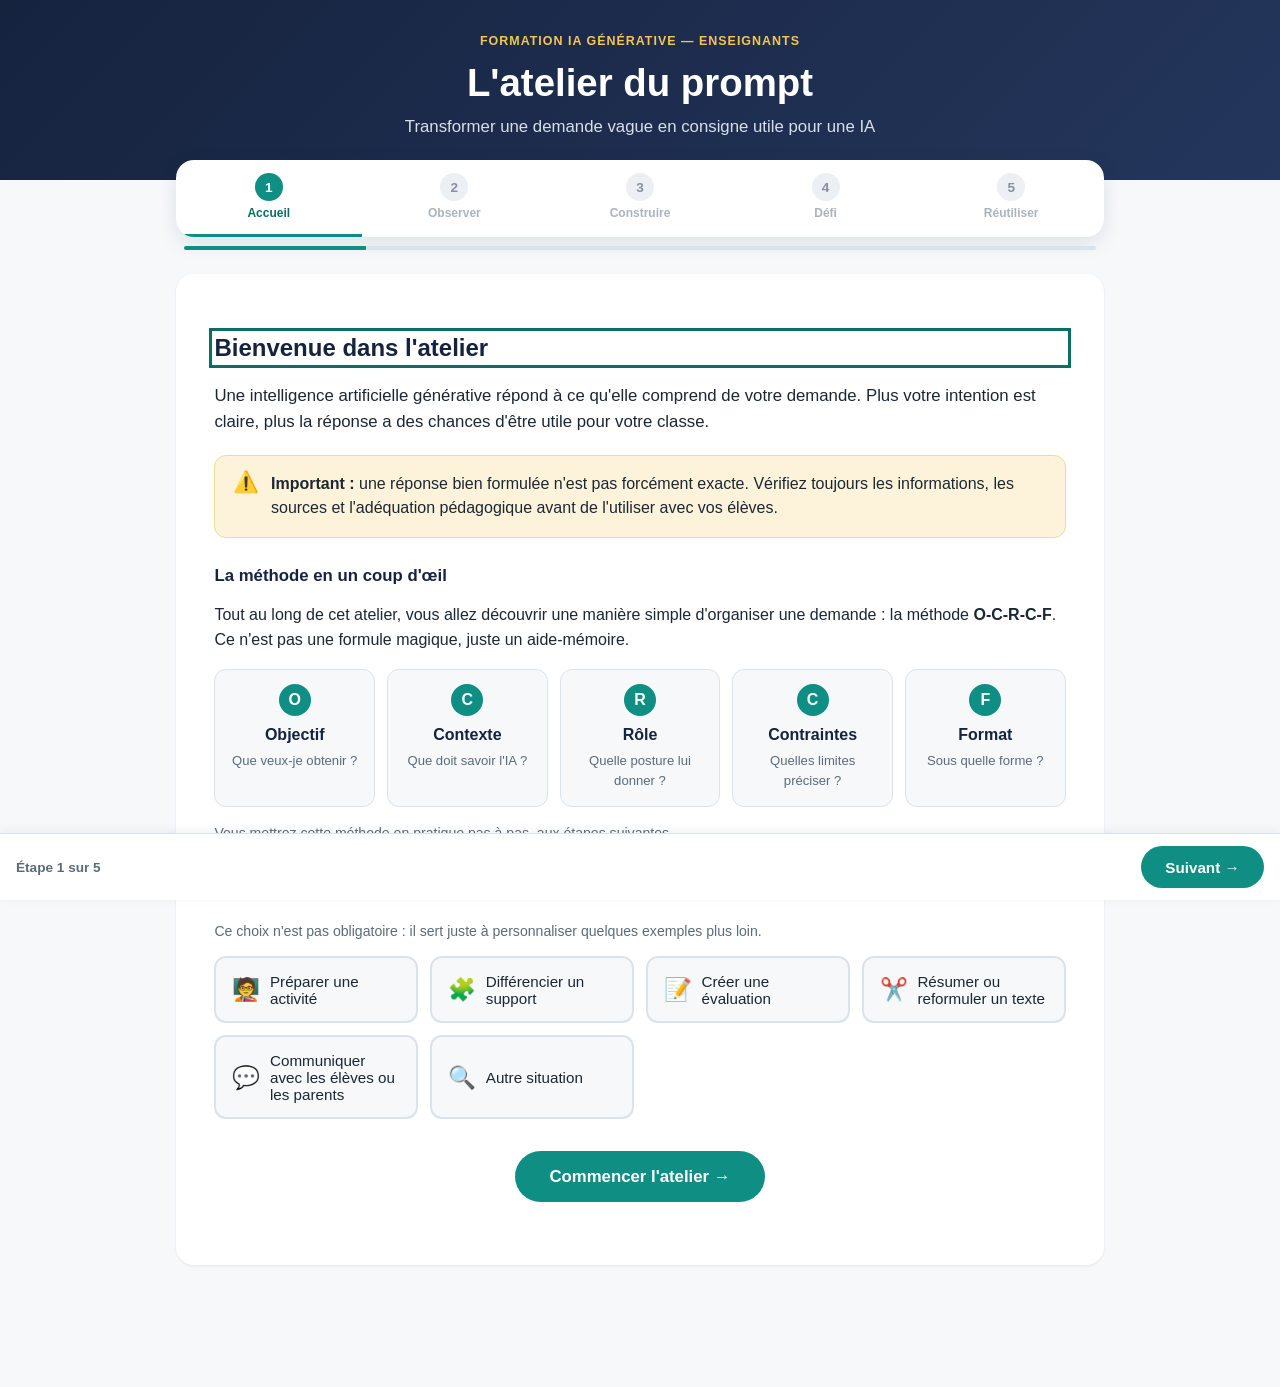
<file: atelier-du-prompt/index.html>
<!DOCTYPE html>
<html lang="fr">
<head>
<meta charset="UTF-8">
<meta name="viewport" content="width=device-width, initial-scale=1.0">
<title>L'atelier du prompt</title>
<meta name="description" content="Un parcours interactif pour apprendre à transformer une demande vague en consigne utile pour une IA générative.">
<link rel="stylesheet" href="styles.css">
</head>
<body>

<a class="skip-link" href="#contenu-principal">Aller au contenu principal</a>

<header class="site-header">
  <div class="site-header__inner">
    <p class="site-header__eyebrow">Formation IA générative — enseignants</p>
    <h1 class="site-header__title">L'atelier du prompt</h1>
    <p class="site-header__subtitle">Transformer une demande vague en consigne utile pour une IA</p>
  </div>
</header>

<nav class="stepper" aria-label="Progression dans l'atelier">
  <ol class="stepper__list" id="stepper-list">
    <li class="stepper__item">
      <button type="button" class="stepper__button" data-goto="1" aria-current="step">
        <span class="stepper__number">1</span>
        <span class="stepper__label">Accueil</span>
      </button>
    </li>
    <li class="stepper__item">
      <button type="button" class="stepper__button" data-goto="2">
        <span class="stepper__number">2</span>
        <span class="stepper__label">Observer</span>
      </button>
    </li>
    <li class="stepper__item">
      <button type="button" class="stepper__button" data-goto="3">
        <span class="stepper__number">3</span>
        <span class="stepper__label">Construire</span>
      </button>
    </li>
    <li class="stepper__item">
      <button type="button" class="stepper__button" data-goto="4">
        <span class="stepper__number">4</span>
        <span class="stepper__label">Défi</span>
      </button>
    </li>
    <li class="stepper__item">
      <button type="button" class="stepper__button" data-goto="5">
        <span class="stepper__number">5</span>
        <span class="stepper__label">Réutiliser</span>
      </button>
    </li>
  </ol>
  <div class="stepper__progress-track" aria-hidden="true">
    <div class="stepper__progress-fill" id="progress-fill"></div>
  </div>
</nav>

<main id="contenu-principal">

  <!-- ============================================================ -->
  <!-- ÉTAPE 1 — ACCUEIL ET DÉFI                                     -->
  <!-- ============================================================ -->
  <section class="step" id="step-1" data-step="1" aria-labelledby="step-1-title">
    <div class="step__inner">
      <h2 id="step-1-title">Bienvenue dans l'atelier</h2>
      <p class="lead">Une intelligence artificielle générative répond à ce qu'elle comprend de votre demande. Plus votre intention est claire, plus la réponse a des chances d'être utile pour votre classe.</p>

      <div class="callout callout--warning" role="note">
        <span class="callout__icon" aria-hidden="true">⚠️</span>
        <p><strong>Important :</strong> une réponse bien formulée n'est pas forcément exacte. Vérifiez toujours les informations, les sources et l'adéquation pédagogique avant de l'utiliser avec vos élèves.</p>
      </div>

      <h3 class="section-title">La méthode en un coup d'œil</h3>
      <p>Tout au long de cet atelier, vous allez découvrir une manière simple d'organiser une demande : la méthode <strong>O-C-R-C-F</strong>. Ce n'est pas une formule magique, juste un aide-mémoire.</p>

      <ol class="ocrcf-chain" aria-label="Les cinq composantes de la méthode O-C-R-C-F">
        <li class="ocrcf-chain__item">
          <span class="ocrcf-chain__letter">O</span>
          <span class="ocrcf-chain__word">Objectif</span>
          <span class="ocrcf-chain__question">Que veux-je obtenir ?</span>
        </li>
        <li class="ocrcf-chain__item">
          <span class="ocrcf-chain__letter">C</span>
          <span class="ocrcf-chain__word">Contexte</span>
          <span class="ocrcf-chain__question">Que doit savoir l'IA ?</span>
        </li>
        <li class="ocrcf-chain__item">
          <span class="ocrcf-chain__letter">R</span>
          <span class="ocrcf-chain__word">Rôle</span>
          <span class="ocrcf-chain__question">Quelle posture lui donner ?</span>
        </li>
        <li class="ocrcf-chain__item">
          <span class="ocrcf-chain__letter">C</span>
          <span class="ocrcf-chain__word">Contraintes</span>
          <span class="ocrcf-chain__question">Quelles limites préciser ?</span>
        </li>
        <li class="ocrcf-chain__item">
          <span class="ocrcf-chain__letter">F</span>
          <span class="ocrcf-chain__word">Format</span>
          <span class="ocrcf-chain__question">Sous quelle forme ?</span>
        </li>
      </ol>
      <p class="muted small">Vous mettrez cette méthode en pratique pas à pas, aux étapes suivantes.</p>

      <fieldset class="situation-picker">
        <legend class="section-title">Dans quel contexte souhaitez-vous utiliser une IA aujourd'hui ?</legend>
        <p class="muted small">Ce choix n'est pas obligatoire : il sert juste à personnaliser quelques exemples plus loin.</p>
        <div class="situation-picker__grid" id="situation-grid" role="radiogroup" aria-label="Contexte d'utilisation">
          <button type="button" class="situation-card" data-situation="preparer" role="radio" aria-checked="false">
            <span class="situation-card__icon" aria-hidden="true">🧑‍🏫</span>
            <span>Préparer une activité</span>
          </button>
          <button type="button" class="situation-card" data-situation="differencier" role="radio" aria-checked="false">
            <span class="situation-card__icon" aria-hidden="true">🧩</span>
            <span>Différencier un support</span>
          </button>
          <button type="button" class="situation-card" data-situation="evaluation" role="radio" aria-checked="false">
            <span class="situation-card__icon" aria-hidden="true">📝</span>
            <span>Créer une évaluation</span>
          </button>
          <button type="button" class="situation-card" data-situation="reformuler" role="radio" aria-checked="false">
            <span class="situation-card__icon" aria-hidden="true">✂️</span>
            <span>Résumer ou reformuler un texte</span>
          </button>
          <button type="button" class="situation-card" data-situation="communiquer" role="radio" aria-checked="false">
            <span class="situation-card__icon" aria-hidden="true">💬</span>
            <span>Communiquer avec les élèves ou les parents</span>
          </button>
          <button type="button" class="situation-card" data-situation="autre" role="radio" aria-checked="false">
            <span class="situation-card__icon" aria-hidden="true">🔍</span>
            <span>Autre situation</span>
          </button>
        </div>
      </fieldset>

      <div class="step__actions step__actions--start">
        <button type="button" class="btn btn--primary btn--large" id="btn-start">Commencer l'atelier →</button>
      </div>
    </div>
  </section>

  <!-- ============================================================ -->
  <!-- ÉTAPE 2 — OBSERVER UNE DEMANDE VAGUE                          -->
  <!-- ============================================================ -->
  <section class="step" id="step-2" data-step="2" hidden aria-labelledby="step-2-title">
    <div class="step__inner">
      <h2 id="step-2-title">Observer une demande vague</h2>
      <p class="lead">Voici une consigne telle qu'un collègue pourrait la taper rapidement dans une IA :</p>

      <blockquote class="prompt-sample">« Fais-moi une activité sur le changement climatique pour ma classe de 4e secondaire. J'aimerais qu'elle aide les élèves à comprendre les causes principales du phénomène. »</blockquote>

      <p>Cette demande précise déjà deux ou trois choses. Voici, à titre d'exemple, le genre de réponse que l'on obtient souvent : l'IA utilise ce qu'on lui a donné, et comble le reste par des choix génériques.</p>

      <div class="ai-bubble" aria-label="Exemple de réponse simulée d'une IA">
        <p class="ai-bubble__tag">Réponse simulée — pas une vraie IA</p>
        <p>Voici une activité sur le changement climatique, adaptée à des élèves de 4e secondaire et construite autour de la compréhension des causes principales du phénomène :</p>
        <ol>
          <li>Introduction : présentation des grandes causes du changement climatique (effet de serre, activités humaines…).</li>
          <li>Activité : les élèves analysent un document ou une courte vidéo sur le sujet.</li>
          <li>Mise en commun : discussion collective pour vérifier la compréhension des causes.</li>
          <li>Conclusion : synthèse des points essentiels à retenir.</li>
        </ol>
        <p>Cette activité peut être organisée selon le temps dont vous disposez et adaptée avec les ressources disponibles dans votre classe.</p>
      </div>

      <fieldset class="missing-picker">
        <legend class="section-title">D'après vous, qu'est-ce qui manque à cette demande ?</legend>
        <p class="muted small">Cochez les éléments qui vous semblent absents, puis cliquez sur « Vérifier mes réponses » pour obtenir une explication.</p>

        <div class="missing-item">
          <label class="missing-item__label">
            <input type="checkbox" class="missing-checkbox" data-missing="niveau">
            <span>Le niveau scolaire</span>
          </label>
        </div>

        <div class="missing-item">
          <label class="missing-item__label">
            <input type="checkbox" class="missing-checkbox" data-missing="duree">
            <span>La durée</span>
          </label>
        </div>

        <div class="missing-item">
          <label class="missing-item__label">
            <input type="checkbox" class="missing-checkbox" data-missing="objectifs">
            <span>Les objectifs d'apprentissage</span>
          </label>
        </div>

        <div class="missing-item">
          <label class="missing-item__label">
            <input type="checkbox" class="missing-checkbox" data-missing="contexte">
            <span>Le contexte de classe</span>
          </label>
        </div>

        <div class="missing-item">
          <label class="missing-item__label">
            <input type="checkbox" class="missing-checkbox" data-missing="contraintes">
            <span>Des contraintes</span>
          </label>
        </div>

        <div class="missing-item">
          <label class="missing-item__label">
            <input type="checkbox" class="missing-checkbox" data-missing="format">
            <span>Le format souhaité</span>
          </label>
        </div>
      </fieldset>

      <div class="step__actions">
        <button type="button" class="btn btn--primary" id="btn-check-missing">Vérifier mes réponses</button>
      </div>

      <div class="analysis-result" id="missing-result" aria-live="polite" hidden></div>

      <div class="callout callout--info" role="note">
        <span class="callout__icon" aria-hidden="true">💡</span>
        <p>Il n'existe pas une seule bonne formulation : plusieurs demandes différentes peuvent donner de bons résultats. L'objectif est d'ajouter les précisions qui comptent réellement pour vous.</p>
      </div>
    </div>
  </section>

  <!-- ============================================================ -->
  <!-- ÉTAPE 3 — CONSTRUIRE UN PROMPT PAS À PAS                      -->
  <!-- ============================================================ -->
  <section class="step" id="step-3" data-step="3" hidden aria-labelledby="step-3-title">
    <div class="step__inner">
      <div class="step__header-row">
        <div>
          <h2 id="step-3-title">Construire un prompt, pas à pas</h2>
          <p class="lead">Complétez les cinq sections ci-dessous. Inspirez-vous des exemples ou écrivez directement ce qui vous vient à l'esprit.</p>
        </div>
        <button type="button" class="btn btn--ghost" id="btn-fill-example">Exemple complété</button>
      </div>

      <div class="builder-layout">
        <div class="builder-fields">

          <fieldset class="ocrcf-card" data-letter="O">
            <legend><span class="ocrcf-card__badge">O</span> Objectif</legend>
            <label class="ocrcf-card__question" for="field-objectif">Que voulez-vous que l'IA produise ou vous aide à faire ?</label>
            <textarea id="field-objectif" class="ocrcf-card__textarea" rows="2" placeholder="Ex. : proposer une activité d'introduction sur le changement climatique."></textarea>
            <p class="ocrcf-card__example"><strong>Exemple :</strong> « Proposer une activité d'introduction sur le changement climatique. »</p>
            <details class="ocrcf-card__help">
              <summary>Besoin d'une idée ?</summary>
              <div class="chip-group" data-chips-for="field-objectif">
                <button type="button" class="chip">Créer un questionnaire de compréhension sur un texte.</button>
                <button type="button" class="chip">Adapter un document pour des élèves ayant besoin d'un langage plus accessible.</button>
                <button type="button" class="chip">Construire une grille d'évaluation pour une production orale.</button>
                <button type="button" class="chip">Rédiger un courriel clair et bienveillant destiné à des parents.</button>
              </div>
            </details>
          </fieldset>

          <fieldset class="ocrcf-card" data-letter="C1">
            <legend><span class="ocrcf-card__badge">C</span> Contexte</legend>
            <label class="ocrcf-card__question" for="field-contexte">Pour qui, dans quel cadre et avec quelles informations ?</label>
            <textarea id="field-contexte" class="ocrcf-card__textarea" rows="2" placeholder="Ex. : pour des élèves de 2e secondaire, en sciences, avec une classe de 24 élèves."></textarea>
            <p class="ocrcf-card__example"><strong>Exemple :</strong> « Pour des élèves de 2e secondaire, en sciences, avec une classe de 24 élèves. »</p>
            <details class="ocrcf-card__help">
              <summary>Besoin d'une idée ?</summary>
              <div class="chip-group" data-chips-for="field-contexte">
                <button type="button" class="chip">Classe de 6e primaire, 22 élèves, cours de français.</button>
                <button type="button" class="chip">Groupe hétérogène avec quelques élèves à besoins spécifiques.</button>
                <button type="button" class="chip">Notion déjà vue au cours précédent : à réactiver brièvement.</button>
              </div>
            </details>
          </fieldset>

          <fieldset class="ocrcf-card" data-letter="R">
            <legend><span class="ocrcf-card__badge">R</span> Rôle</legend>
            <label class="ocrcf-card__question" for="field-role">Quelle posture souhaitez-vous donner à l'IA ?</label>
            <textarea id="field-role" class="ocrcf-card__textarea" rows="2" placeholder="Ex. : agis comme un conseiller pédagogique en sciences."></textarea>
            <p class="ocrcf-card__example"><strong>Exemple :</strong> « Agis comme un conseiller pédagogique en sciences. »</p>
            <details class="ocrcf-card__help">
              <summary>Besoin d'une idée ?</summary>
              <div class="chip-group" data-chips-for="field-role">
                <button type="button" class="chip">Agis comme un instituteur expérimenté en langue française.</button>
                <button type="button" class="chip">Agis comme un professeur de mathématiques habitué à la différenciation.</button>
                <button type="button" class="chip">Adopte le ton d'une direction d'école qui écrit aux parents.</button>
              </div>
            </details>
          </fieldset>

          <fieldset class="ocrcf-card" data-letter="C2">
            <legend><span class="ocrcf-card__badge">C</span> Contraintes</legend>
            <label class="ocrcf-card__question" for="field-contraintes">Quelles conditions doivent être respectées ?</label>
            <textarea id="field-contraintes" class="ocrcf-card__textarea" rows="2" placeholder="Ex. : prévoir 50 minutes, peu de matériel, une démarche active et un vocabulaire accessible."></textarea>
            <p class="ocrcf-card__example"><strong>Exemple :</strong> « Prévoir 50 minutes, peu de matériel, une démarche active et un vocabulaire accessible. »</p>
            <details class="ocrcf-card__help">
              <summary>Besoin d'une idée ?</summary>
              <div class="chip-group" data-chips-for="field-contraintes">
                <button type="button" class="chip">Maximum 5 questions, niveau de langue simple.</button>
                <button type="button" class="chip">Sans matériel numérique, en sous-groupes de deux.</button>
                <button type="button" class="chip">Ton bienveillant, pas plus de 15 lignes.</button>
              </div>
            </details>
          </fieldset>

          <fieldset class="ocrcf-card" data-letter="F">
            <legend><span class="ocrcf-card__badge">F</span> Format</legend>
            <label class="ocrcf-card__question" for="field-format">Sous quelle forme souhaitez-vous recevoir la réponse ?</label>
            <textarea id="field-format" class="ocrcf-card__textarea" rows="2" placeholder="Ex. : présente la proposition sous la forme d'un tableau avec les étapes, la durée, le matériel et les consignes élèves."></textarea>
            <p class="ocrcf-card__example"><strong>Exemple :</strong> « Présente la proposition sous la forme d'un tableau avec les étapes, la durée, le matériel et les consignes élèves. »</p>
            <details class="ocrcf-card__help">
              <summary>Besoin d'une idée ?</summary>
              <div class="chip-group" data-chips-for="field-format">
                <button type="button" class="chip">Sous la forme d'une liste à puces courte.</button>
                <button type="button" class="chip">Sous la forme d'un questionnaire numéroté.</button>
                <button type="button" class="chip">Sous la forme d'un tableau avec une colonne « points ».</button>
              </div>
            </details>
          </fieldset>

        </div>

        <aside class="builder-preview" aria-labelledby="preview-title">
          <h3 id="preview-title" class="section-title">Aperçu de votre prompt</h3>
          <div class="builder-preview__box" id="live-preview" aria-live="polite">
            <p class="muted small">Votre prompt apparaîtra ici au fur et à mesure que vous complétez les sections.</p>
          </div>
          <button type="button" class="btn btn--primary" id="btn-generate">Structurer en Markdown</button>

          <div class="builder-final">
            <label for="field-final-prompt" class="section-title section-title--small">Votre prompt final (modifiable)</label>
            <textarea id="field-final-prompt" rows="8" placeholder="Cliquez sur « Structurer en Markdown » pour commencer, puis modifiez-le librement."></textarea>
          </div>

          <div class="step__actions">
            <button type="button" class="btn btn--ghost" id="btn-analyze-step3">Analyser mon prompt</button>
            <p class="muted small">Cette même grille d'analyse vous resservira au défi et à la dernière étape.</p>
          </div>
          <div class="ocrcf-analysis-box" id="step3-analysis-result" aria-live="polite" hidden></div>

          <div class="markdown-info callout callout--info" role="note">
            <span class="callout__icon" aria-hidden="true">✍️</span>
            <div>
              <p><strong>Pourquoi structurer en Markdown ?</strong> Le Markdown est une façon simple d'organiser un texte à l'aide de quelques symboles, sans mise en forme complexe. La plupart des IA génératives le reconnaissent et s'en servent pour mieux distinguer les parties de votre demande — cela peut rendre votre prompt plus lisible et la réponse mieux structurée.</p>
              <ul class="markdown-examples">
                <li><code>## Titre</code> → un titre de section, par exemple <code>## Objectif</code></li>
                <li><code>**mot**</code> → un texte <strong>en gras</strong>, pour souligner un point important</li>
                <li><code>- élément</code> → une liste à puces, utile pour des contraintes ou des étapes</li>
              </ul>
              <p class="muted small">Comme pour le reste de la méthode O-C-R-C-F, ce n'est pas une obligation : c'est un outil de clarté parmi d'autres, à utiliser si vous le trouvez utile.</p>
            </div>
          </div>
        </aside>
      </div>
    </div>
  </section>

  <!-- ============================================================ -->
  <!-- ÉTAPE 4 — DÉFI : AMÉLIORER UN PROMPT                          -->
  <!-- ============================================================ -->
  <section class="step" id="step-4" data-step="4" hidden aria-labelledby="step-4-title">
    <div class="step__inner">
      <h2 id="step-4-title">Défi : améliorer un prompt</h2>
      <p class="lead">Vous avez déjà testé la grille d'analyse O-C-R-C-F à l'étape « Construire », sur votre propre prompt. Choisissez un défi pour vous entraîner à la repérer dans une demande vague écrite par quelqu'un d'autre.</p>

      <div class="challenge-picker" id="challenge-picker" role="radiogroup" aria-label="Choix du défi">
        <button type="button" class="challenge-card" data-challenge="1" role="radio" aria-checked="false">
          <span class="challenge-card__number">Défi 1</span>
          <span class="challenge-card__prompt">« Prépare une interrogation sur les fractions. »</span>
        </button>
        <button type="button" class="challenge-card" data-challenge="2" role="radio" aria-checked="false">
          <span class="challenge-card__number">Défi 2</span>
          <span class="challenge-card__prompt">« Explique la photosynthèse à mes élèves. »</span>
        </button>
        <button type="button" class="challenge-card" data-challenge="3" role="radio" aria-checked="false">
          <span class="challenge-card__number">Défi 3</span>
          <span class="challenge-card__prompt">« Fais une activité pour travailler l'orthographe. »</span>
        </button>
      </div>

      <div class="challenge-workspace" id="challenge-workspace" hidden>
        <p>Demande de départ : <blockquote class="prompt-sample prompt-sample--inline" id="challenge-original"></blockquote></p>

        <label for="field-challenge-answer" class="section-title section-title--small">Votre version améliorée</label>
        <textarea id="field-challenge-answer" rows="6" placeholder="Réécrivez la demande en y ajoutant ce qui manque : objectif, contexte, rôle, contraintes, format…"></textarea>

        <div class="challenge-workspace__actions">
          <button type="button" class="btn btn--primary" id="btn-analyze">Analyser mon prompt</button>
          <button type="button" class="btn btn--ghost" id="btn-toggle-piste">Afficher une piste d'amélioration</button>
        </div>

        <div class="ocrcf-analysis-box" id="analysis-result" aria-live="polite" hidden></div>

        <div class="piste-box" id="piste-box" hidden>
          <p class="piste-box__label">Une piste d'amélioration possible (pas la seule bonne réponse) :</p>
          <p id="piste-text"></p>
        </div>
      </div>
    </div>
  </section>

  <!-- ============================================================ -->
  <!-- ÉTAPE 5 — RÉUTILISER ET GARDER UN REGARD CRITIQUE             -->
  <!-- ============================================================ -->
  <section class="step" id="step-5" data-step="5" hidden aria-labelledby="step-5-title">
    <div class="step__inner">
      <h2 id="step-5-title">Réutiliser et garder un regard critique</h2>

      <div id="final-prompt-wrapper">
        <label for="field-final-display" class="section-title section-title--small">Votre prompt final</label>
        <textarea id="field-final-display" rows="8" readonly></textarea>

        <p class="muted small markdown-preview-label" id="markdown-preview-label" hidden>Aperçu mis en forme (le Markdown ci-dessus, tel qu'une IA le rendrait) :</p>
        <div class="markdown-preview" id="final-markdown-preview" hidden></div>

        <div class="step__actions">
          <button type="button" class="btn btn--ghost" id="btn-analyze-step5">Analyser mon prompt</button>
        </div>
        <div class="ocrcf-analysis-box" id="step5-analysis-result" aria-live="polite" hidden></div>

        <div class="final-actions">
          <button type="button" class="btn btn--primary" id="btn-copy">Copier le prompt</button>
          <button type="button" class="btn btn--secondary" id="btn-download">Télécharger (.txt)</button>
          <button type="button" class="btn btn--ghost" id="btn-restart">Recommencer</button>
        </div>
        <p class="copy-feedback" id="copy-feedback" role="status" aria-live="polite"></p>
      </div>

      <div class="checklist-box">
        <h3 class="section-title">Avant d'utiliser la réponse de l'IA</h3>
        <ul class="checklist">
          <li>
            <label><input type="checkbox" class="checklist-item" data-check="relire"> Je relis et j'adapte la réponse à mes élèves et à mon contexte.</label>
          </li>
          <li>
            <label><input type="checkbox" class="checklist-item" data-check="verifier"> Je vérifie les faits, les dates, les sources et les éventuelles erreurs.</label>
          </li>
          <li>
            <label><input type="checkbox" class="checklist-item" data-check="donnees"> Je protège les données personnelles : je ne transmets pas d'informations identifiantes sur mes élèves.</label>
          </li>
          <li>
            <label><input type="checkbox" class="checklist-item" data-check="regles"> Je respecte les règles de mon établissement et les droits d'auteur.</label>
          </li>
          <li>
            <label><input type="checkbox" class="checklist-item" data-check="responsabilite"> Je reste responsable de la décision pédagogique finale.</label>
          </li>
        </ul>
      </div>

      <div class="callout callout--success" role="note">
        <span class="callout__icon" aria-hidden="true">🌱</span>
        <p>Un prompt utile est une conversation préparée : on précise son intention, puis on ajuste après avoir lu la réponse.</p>
      </div>
    </div>
  </section>

</main>

<div class="bottom-nav">
  <button type="button" class="btn btn--secondary" id="btn-prev">← Précédent</button>
  <span class="bottom-nav__status" id="bottom-nav-status">Étape 1 sur 5</span>
  <button type="button" class="btn btn--primary" id="btn-next">Suivant →</button>
</div>

<div class="modal-overlay" id="modal-overlay" hidden>
  <div class="modal-box" role="alertdialog" aria-modal="true" aria-labelledby="modal-message">
    <p id="modal-message"></p>
    <div class="modal-actions">
      <button type="button" class="btn btn--secondary" id="modal-cancel">Annuler</button>
      <button type="button" class="btn btn--primary" id="modal-confirm">Confirmer</button>
    </div>
  </div>
</div>

<script src="script.js"></script>
</body>
</html>
</file>
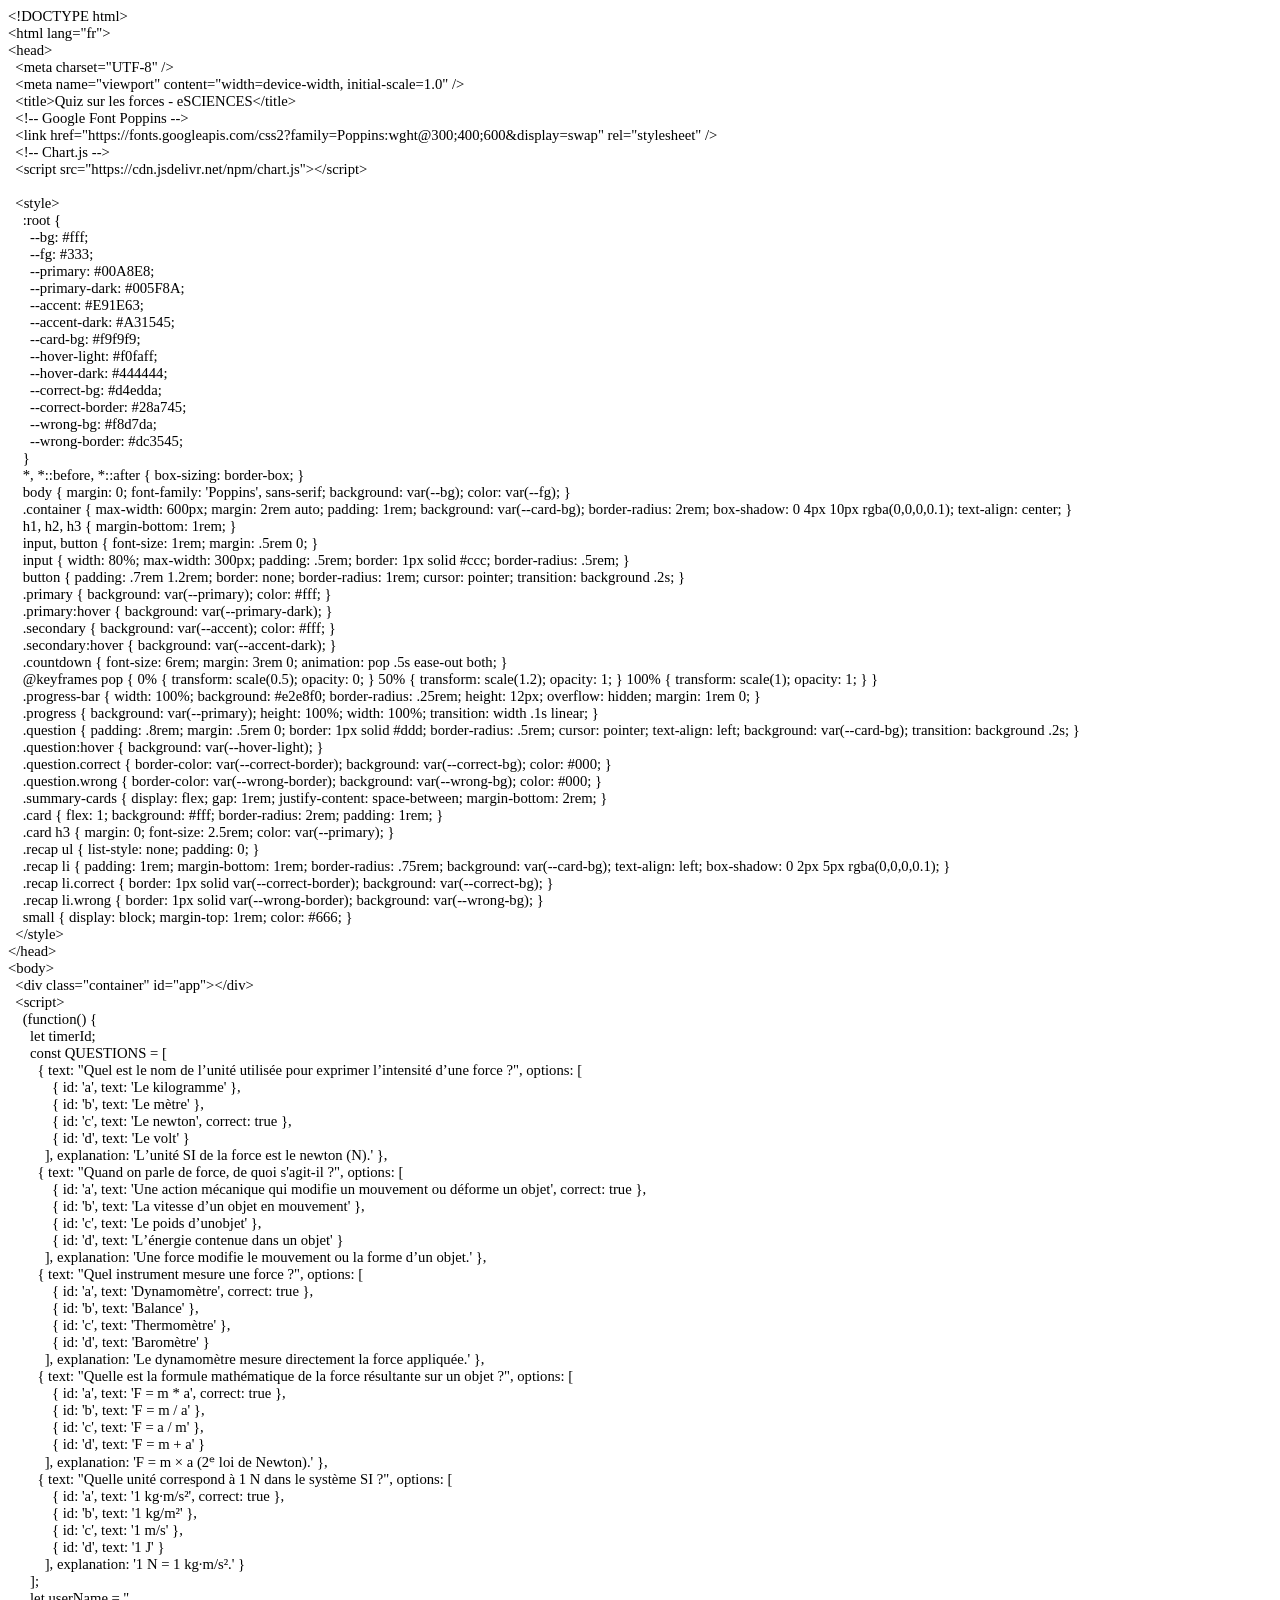
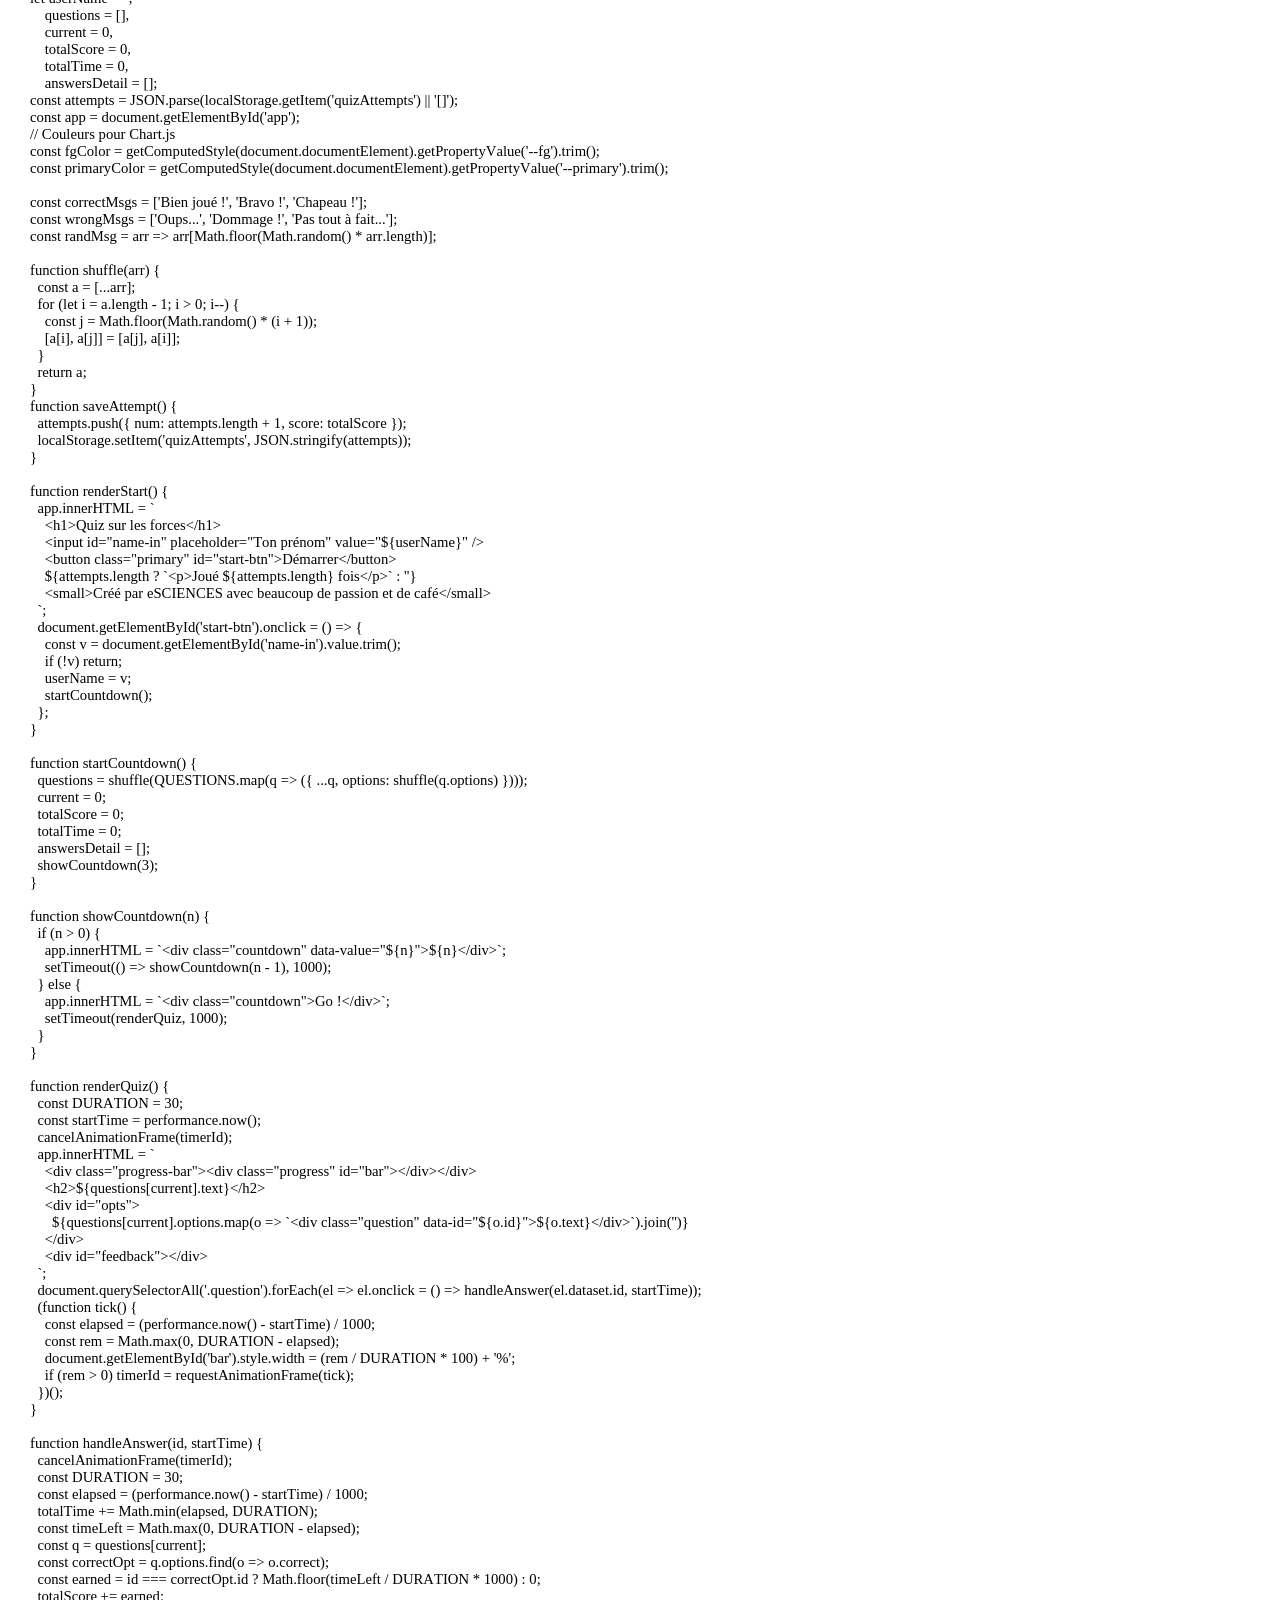
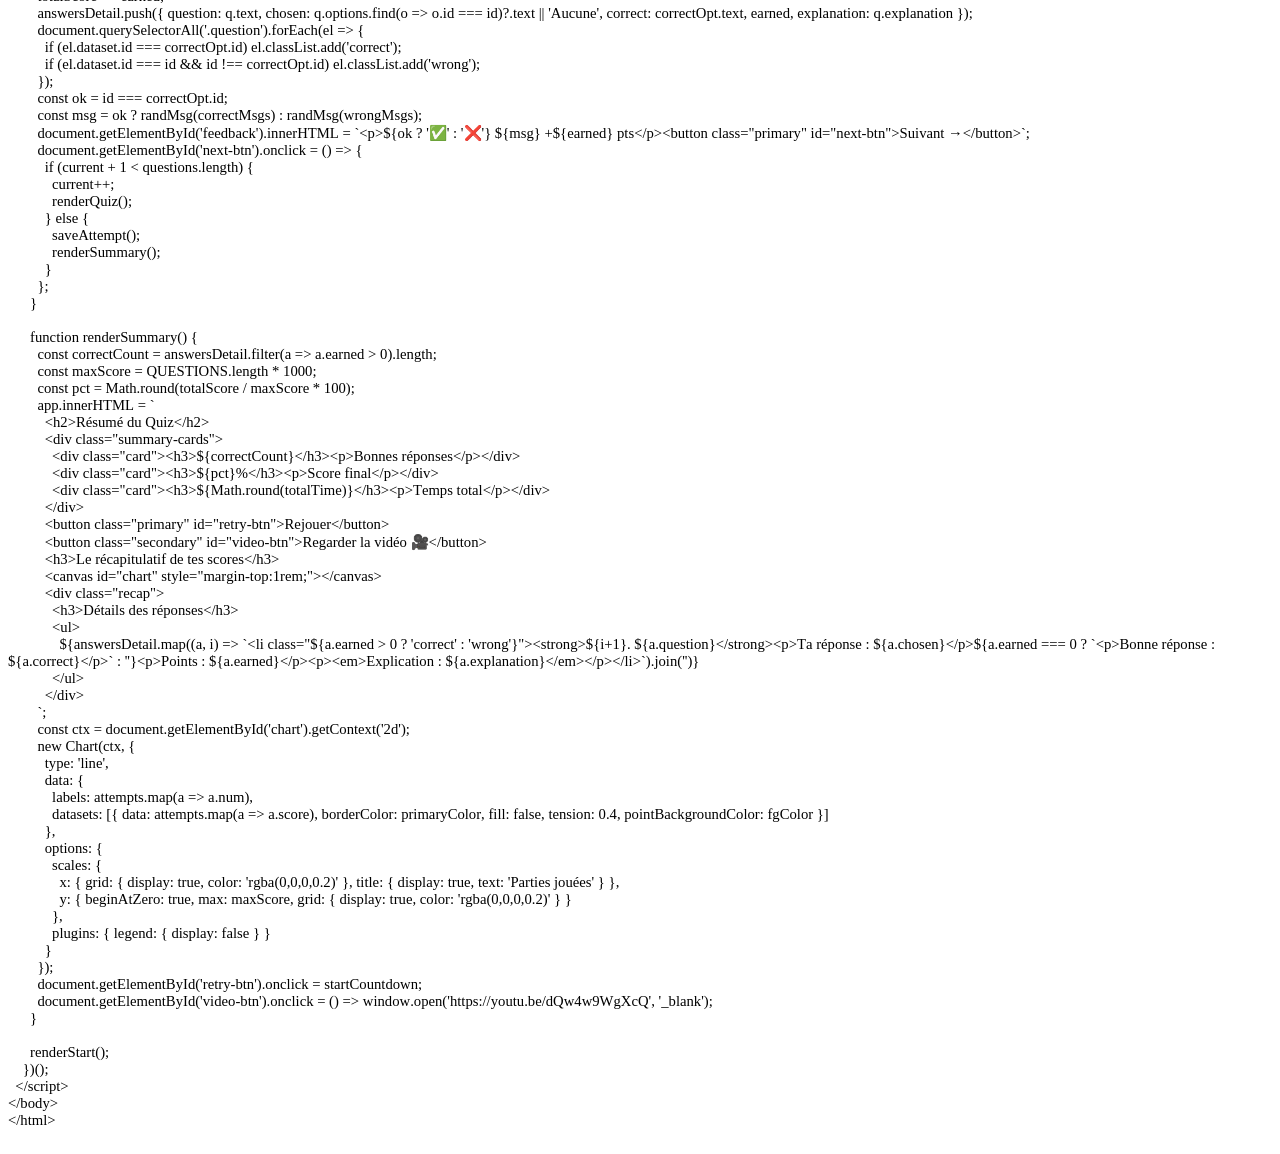
<file: quiz.html>
<!DOCTYPE html PUBLIC "-//W3C//DTD HTML 4.01//EN" "http://www.w3.org/TR/html4/strict.dtd">
<html>
<head>
  <meta http-equiv="Content-Type" content="text/html; charset=utf-8">
  <meta http-equiv="Content-Style-Type" content="text/css">
  <title></title>
  <meta name="Generator" content="Cocoa HTML Writer">
  <meta name="CocoaVersion" content="2575.5">
  <style type="text/css">
    p.p1 {margin: 0.0px 0.0px 0.0px 0.0px; font: 14.7px Verdana; -webkit-text-stroke: #000000}
    span.s1 {font-kerning: none}
    span.s2 {font: 14.7px Arial; font-kerning: none}
    span.s3 {font: 14.7px 'Apple Color Emoji'; font-kerning: none}
  </style>
</head>
<body>
<p class="p1"><span class="s1">&lt;!DOCTYPE html&gt;</span></p>
<p class="p1"><span class="s1">&lt;html lang="fr"&gt;</span></p>
<p class="p1"><span class="s1">&lt;head&gt;</span></p>
<p class="p1"><span class="s1">  &lt;meta charset="UTF-8" /&gt;</span></p>
<p class="p1"><span class="s1">  &lt;meta name="viewport" content="width=device-width, initial-scale=1.0" /&gt;</span></p>
<p class="p1"><span class="s1">  &lt;title&gt;Quiz sur les forces - eSCIENCES&lt;/title&gt;</span></p>
<p class="p1"><span class="s1">  &lt;!-- Google Font Poppins --&gt;</span></p>
<p class="p1"><span class="s1">  &lt;link href="https://fonts.googleapis.com/css2?family=Poppins:wght@300;400;600&amp;display=swap" rel="stylesheet" /&gt;</span></p>
<p class="p1"><span class="s1">  &lt;!-- Chart.js --&gt;</span></p>
<p class="p1"><span class="s1">  &lt;script src="https://cdn.jsdelivr.net/npm/chart.js"&gt;&lt;/script&gt;</span></p>
<p class="p1"><span class="s1"> </span></p>
<p class="p1"><span class="s1">  &lt;style&gt;</span></p>
<p class="p1"><span class="s1">    :root {</span></p>
<p class="p1"><span class="s1">      --bg: #fff;</span></p>
<p class="p1"><span class="s1">      --fg: #333;</span></p>
<p class="p1"><span class="s1">      --primary: #00A8E8;</span></p>
<p class="p1"><span class="s1">      --primary-dark: #005F8A;</span></p>
<p class="p1"><span class="s1">      --accent: #E91E63;</span></p>
<p class="p1"><span class="s1">      --accent-dark: #A31545;</span></p>
<p class="p1"><span class="s1">      --card-bg: #f9f9f9;</span></p>
<p class="p1"><span class="s1">      --hover-light: #f0faff;</span></p>
<p class="p1"><span class="s1">      --hover-dark: #444444;</span></p>
<p class="p1"><span class="s1">      --correct-bg: #d4edda;</span></p>
<p class="p1"><span class="s1">      --correct-border: #28a745;</span></p>
<p class="p1"><span class="s1">      --wrong-bg: #f8d7da;</span></p>
<p class="p1"><span class="s1">      --wrong-border: #dc3545;</span></p>
<p class="p1"><span class="s1">    }</span></p>
<p class="p1"><span class="s1">    *, *::before, *::after { box-sizing: border-box; }</span></p>
<p class="p1"><span class="s1">    body { margin: 0; font-family: 'Poppins', sans-serif; background: var(--bg); color: var(--fg); }</span></p>
<p class="p1"><span class="s1">    .container { max-width: 600px; margin: 2rem auto; padding: 1rem; background: var(--card-bg); border-radius: 2rem; box-shadow: 0 4px 10px rgba(0,0,0,0.1); text-align: center; }</span></p>
<p class="p1"><span class="s1">    h1, h2, h3 { margin-bottom: 1rem; }</span></p>
<p class="p1"><span class="s1">    input, button { font-size: 1rem; margin: .5rem 0; }</span></p>
<p class="p1"><span class="s1">    input { width: 80%; max-width: 300px; padding: .5rem; border: 1px solid #ccc; border-radius: .5rem; }</span></p>
<p class="p1"><span class="s1">    button { padding: .7rem 1.2rem; border: none; border-radius: 1rem; cursor: pointer; transition: background .2s; }</span></p>
<p class="p1"><span class="s1">    .primary { background: var(--primary); color: #fff; }</span></p>
<p class="p1"><span class="s1">    .primary:hover { background: var(--primary-dark); }</span></p>
<p class="p1"><span class="s1">    .secondary { background: var(--accent); color: #fff; }</span></p>
<p class="p1"><span class="s1">    .secondary:hover { background: var(--accent-dark); }</span></p>
<p class="p1"><span class="s1">    .countdown { font-size: 6rem; margin: 3rem 0; animation: pop .5s ease-out both; }</span></p>
<p class="p1"><span class="s1">    @keyframes pop { 0% { transform: scale(0.5); opacity: 0; } 50% { transform: scale(1.2); opacity: 1; } 100% { transform: scale(1); opacity: 1; } }</span></p>
<p class="p1"><span class="s1">    .progress-bar { width: 100%; background: #e2e8f0; border-radius: .25rem; height: 12px; overflow: hidden; margin: 1rem 0; }</span></p>
<p class="p1"><span class="s1">    .progress { background: var(--primary); height: 100%; width: 100%; transition: width .1s linear; }</span></p>
<p class="p1"><span class="s1">    .question { padding: .8rem; margin: .5rem 0; border: 1px solid #ddd; border-radius: .5rem; cursor: pointer; text-align: left; background: var(--card-bg); transition: background .2s; }</span></p>
<p class="p1"><span class="s1">    .question:hover { background: var(--hover-light); }</span></p>
<p class="p1"><span class="s1">    .question.correct { border-color: var(--correct-border); background: var(--correct-bg); color: #000; }</span></p>
<p class="p1"><span class="s1">    .question.wrong { border-color: var(--wrong-border); background: var(--wrong-bg); color: #000; }</span></p>
<p class="p1"><span class="s1">    .summary-cards { display: flex; gap: 1rem; justify-content: space-between; margin-bottom: 2rem; }</span></p>
<p class="p1"><span class="s1">    .card { flex: 1; background: #fff; border-radius: 2rem; padding: 1rem; }</span></p>
<p class="p1"><span class="s1">    .card h3 { margin: 0; font-size: 2.5rem; color: var(--primary); }</span></p>
<p class="p1"><span class="s1">    .recap ul { list-style: none; padding: 0; }</span></p>
<p class="p1"><span class="s1">    .recap li { padding: 1rem; margin-bottom: 1rem; border-radius: .75rem; background: var(--card-bg); text-align: left; box-shadow: 0 2px 5px rgba(0,0,0,0.1); }</span></p>
<p class="p1"><span class="s1">    .recap li.correct { border: 1px solid var(--correct-border); background: var(--correct-bg); }</span></p>
<p class="p1"><span class="s1">    .recap li.wrong { border: 1px solid var(--wrong-border); background: var(--wrong-bg); }</span></p>
<p class="p1"><span class="s1">    small { display: block; margin-top: 1rem; color: #666; }</span></p>
<p class="p1"><span class="s1">  &lt;/style&gt;</span></p>
<p class="p1"><span class="s1">&lt;/head&gt;</span></p>
<p class="p1"><span class="s1">&lt;body&gt;</span></p>
<p class="p1"><span class="s1">  &lt;div class="container" id="app"&gt;&lt;/div&gt;</span></p>
<p class="p1"><span class="s1">  &lt;script&gt;</span></p>
<p class="p1"><span class="s1">    (function() {</span></p>
<p class="p1"><span class="s1">      let timerId;</span></p>
<p class="p1"><span class="s1">      const QUESTIONS = [</span></p>
<p class="p1"><span class="s1">        { text: "Quel est le nom de l’unité utilisée pour exprimer l’intensité d’une force ?", options: [</span></p>
<p class="p1"><span class="s1">            { id: 'a', text: 'Le kilogramme' },</span></p>
<p class="p1"><span class="s1">            { id: 'b', text: 'Le mètre' },</span></p>
<p class="p1"><span class="s1">            { id: 'c', text: 'Le newton', correct: true },</span></p>
<p class="p1"><span class="s1">            { id: 'd', text: 'Le volt' }</span></p>
<p class="p1"><span class="s1">          ], explanation: 'L’unité SI de la force est le newton (N).' },</span></p>
<p class="p1"><span class="s1">        { text: "Quand on parle de force, de quoi s'agit-il ?", options: [</span></p>
<p class="p1"><span class="s1">            { id: 'a', text: 'Une action mécanique qui modifie un mouvement ou déforme un objet', correct: true },</span></p>
<p class="p1"><span class="s1">            { id: 'b', text: 'La vitesse d’un objet en mouvement' },</span></p>
<p class="p1"><span class="s1">            { id: 'c', text: 'Le poids d’unobjet' },</span></p>
<p class="p1"><span class="s1">            { id: 'd', text: 'L’énergie contenue dans un objet' }</span></p>
<p class="p1"><span class="s1">          ], explanation: 'Une force modifie le mouvement ou la forme d’un objet.' },</span></p>
<p class="p1"><span class="s1">        { text: "Quel instrument mesure une force ?", options: [</span></p>
<p class="p1"><span class="s1">            { id: 'a', text: 'Dynamomètre', correct: true },</span></p>
<p class="p1"><span class="s1">            { id: 'b', text: 'Balance' },</span></p>
<p class="p1"><span class="s1">            { id: 'c', text: 'Thermomètre' },</span></p>
<p class="p1"><span class="s1">            { id: 'd', text: 'Baromètre' }</span></p>
<p class="p1"><span class="s1">          ], explanation: 'Le dynamomètre mesure directement la force appliquée.' },</span></p>
<p class="p1"><span class="s1">        { text: "Quelle est la formule mathématique de la force résultante sur un objet ?", options: [</span></p>
<p class="p1"><span class="s1">            { id: 'a', text: 'F = m * a', correct: true },</span></p>
<p class="p1"><span class="s1">            { id: 'b', text: 'F = m / a' },</span></p>
<p class="p1"><span class="s1">            { id: 'c', text: 'F = a / m' },</span></p>
<p class="p1"><span class="s1">            { id: 'd', text: 'F = m + a' }</span></p>
<p class="p1"><span class="s1">          ], explanation: 'F = m × a (2</span><span class="s2">ᵉ</span><span class="s1"> loi de Newton).' },</span></p>
<p class="p1"><span class="s1">        { text: "Quelle unité correspond à 1 N dans le système SI ?", options: [</span></p>
<p class="p1"><span class="s1">            { id: 'a', text: '1 kg·m/s²', correct: true },</span></p>
<p class="p1"><span class="s1">            { id: 'b', text: '1 kg/m²' },</span></p>
<p class="p1"><span class="s1">            { id: 'c', text: '1 m/s' },</span></p>
<p class="p1"><span class="s1">            { id: 'd', text: '1 J' }</span></p>
<p class="p1"><span class="s1">          ], explanation: '1 N = 1 kg·m/s².' }</span></p>
<p class="p1"><span class="s1">      ];</span></p>
<p class="p1"><span class="s1">      let userName = '',</span></p>
<p class="p1"><span class="s1">          questions = [],</span></p>
<p class="p1"><span class="s1">          current = 0,</span></p>
<p class="p1"><span class="s1">          totalScore = 0,</span></p>
<p class="p1"><span class="s1">          totalTime = 0,</span></p>
<p class="p1"><span class="s1">          answersDetail = [];</span></p>
<p class="p1"><span class="s1">      const attempts = JSON.parse(localStorage.getItem('quizAttempts') || '[]');</span></p>
<p class="p1"><span class="s1">      const app = document.getElementById('app');</span></p>
<p class="p1"><span class="s1">      // Couleurs pour Chart.js</span></p>
<p class="p1"><span class="s1">      const fgColor = getComputedStyle(document.documentElement).getPropertyValue('--fg').trim();</span></p>
<p class="p1"><span class="s1">      const primaryColor = getComputedStyle(document.documentElement).getPropertyValue('--primary').trim();</span></p>
<p class="p1"><span class="s1"> </span></p>
<p class="p1"><span class="s1">      const correctMsgs = ['Bien joué !', 'Bravo !', 'Chapeau !'];</span></p>
<p class="p1"><span class="s1">      const wrongMsgs = ['Oups...', 'Dommage !', 'Pas tout à fait...'];</span></p>
<p class="p1"><span class="s1">      const randMsg = arr =&gt; arr[Math.floor(Math.random() * arr.length)];</span></p>
<p class="p1"><span class="s1"> </span></p>
<p class="p1"><span class="s1">      function shuffle(arr) {</span></p>
<p class="p1"><span class="s1">        const a = [...arr];</span></p>
<p class="p1"><span class="s1">        for (let i = a.length - 1; i &gt; 0; i--) {</span></p>
<p class="p1"><span class="s1">          const j = Math.floor(Math.random() * (i + 1));</span></p>
<p class="p1"><span class="s1">          [a[i], a[j]] = [a[j], a[i]];</span></p>
<p class="p1"><span class="s1">        }</span></p>
<p class="p1"><span class="s1">        return a;</span></p>
<p class="p1"><span class="s1">      }</span></p>
<p class="p1"><span class="s1">      function saveAttempt() {</span></p>
<p class="p1"><span class="s1">        attempts.push({ num: attempts.length + 1, score: totalScore });</span></p>
<p class="p1"><span class="s1">        localStorage.setItem('quizAttempts', JSON.stringify(attempts));</span></p>
<p class="p1"><span class="s1">      }</span></p>
<p class="p1"><span class="s1"> </span></p>
<p class="p1"><span class="s1">      function renderStart() {</span></p>
<p class="p1"><span class="s1">        app.innerHTML = `</span></p>
<p class="p1"><span class="s1">          &lt;h1&gt;Quiz sur les forces&lt;/h1&gt;</span></p>
<p class="p1"><span class="s1">          &lt;input id="name-in" placeholder="Ton prénom" value="${userName}" /&gt;</span></p>
<p class="p1"><span class="s1">          &lt;button class="primary" id="start-btn"&gt;Démarrer&lt;/button&gt;</span></p>
<p class="p1"><span class="s1">          ${attempts.length ? `&lt;p&gt;Joué ${attempts.length} fois&lt;/p&gt;` : ''}</span></p>
<p class="p1"><span class="s1">          &lt;small&gt;Créé par eSCIENCES avec beaucoup de passion et de café&lt;/small&gt;</span></p>
<p class="p1"><span class="s1">        `;</span></p>
<p class="p1"><span class="s1">        document.getElementById('start-btn').onclick = () =&gt; {</span></p>
<p class="p1"><span class="s1">          const v = document.getElementById('name-in').value.trim();</span></p>
<p class="p1"><span class="s1">          if (!v) return;</span></p>
<p class="p1"><span class="s1">          userName = v;</span></p>
<p class="p1"><span class="s1">          startCountdown();</span></p>
<p class="p1"><span class="s1">        };</span></p>
<p class="p1"><span class="s1">      }</span></p>
<p class="p1"><span class="s1"> </span></p>
<p class="p1"><span class="s1">      function startCountdown() {</span></p>
<p class="p1"><span class="s1">        questions = shuffle(QUESTIONS.map(q =&gt; ({ ...q, options: shuffle(q.options) })));</span></p>
<p class="p1"><span class="s1">        current = 0;</span></p>
<p class="p1"><span class="s1">        totalScore = 0;</span></p>
<p class="p1"><span class="s1">        totalTime = 0;</span></p>
<p class="p1"><span class="s1">        answersDetail = [];</span></p>
<p class="p1"><span class="s1">        showCountdown(3);</span></p>
<p class="p1"><span class="s1">      }</span></p>
<p class="p1"><span class="s1"> </span></p>
<p class="p1"><span class="s1">      function showCountdown(n) {</span></p>
<p class="p1"><span class="s1">        if (n &gt; 0) {</span></p>
<p class="p1"><span class="s1">          app.innerHTML = `&lt;div class="countdown" data-value="${n}"&gt;${n}&lt;/div&gt;`;</span></p>
<p class="p1"><span class="s1">          setTimeout(() =&gt; showCountdown(n - 1), 1000);</span></p>
<p class="p1"><span class="s1">        } else {</span></p>
<p class="p1"><span class="s1">          app.innerHTML = `&lt;div class="countdown"&gt;Go !&lt;/div&gt;`;</span></p>
<p class="p1"><span class="s1">          setTimeout(renderQuiz, 1000);</span></p>
<p class="p1"><span class="s1">        }</span></p>
<p class="p1"><span class="s1">      }</span></p>
<p class="p1"><span class="s1"> </span></p>
<p class="p1"><span class="s1">      function renderQuiz() {</span></p>
<p class="p1"><span class="s1">        const DURATION = 30;</span></p>
<p class="p1"><span class="s1">        const startTime = performance.now();</span></p>
<p class="p1"><span class="s1">        cancelAnimationFrame(timerId);</span></p>
<p class="p1"><span class="s1">        app.innerHTML = `</span></p>
<p class="p1"><span class="s1">          &lt;div class="progress-bar"&gt;&lt;div class="progress" id="bar"&gt;&lt;/div&gt;&lt;/div&gt;</span></p>
<p class="p1"><span class="s1">          &lt;h2&gt;${questions[current].text}&lt;/h2&gt;</span></p>
<p class="p1"><span class="s1">          &lt;div id="opts"&gt;</span></p>
<p class="p1"><span class="s1">            ${questions[current].options.map(o =&gt; `&lt;div class="question" data-id="${o.id}"&gt;${o.text}&lt;/div&gt;`).join('')}</span></p>
<p class="p1"><span class="s1">          &lt;/div&gt;</span></p>
<p class="p1"><span class="s1">          &lt;div id="feedback"&gt;&lt;/div&gt;</span></p>
<p class="p1"><span class="s1">        `;</span></p>
<p class="p1"><span class="s1">        document.querySelectorAll('.question').forEach(el =&gt; el.onclick = () =&gt; handleAnswer(el.dataset.id, startTime));</span></p>
<p class="p1"><span class="s1">        (function tick() {</span></p>
<p class="p1"><span class="s1">          const elapsed = (performance.now() - startTime) / 1000;</span></p>
<p class="p1"><span class="s1">          const rem = Math.max(0, DURATION - elapsed);</span></p>
<p class="p1"><span class="s1">          document.getElementById('bar').style.width = (rem / DURATION * 100) + '%';</span></p>
<p class="p1"><span class="s1">          if (rem &gt; 0) timerId = requestAnimationFrame(tick);</span></p>
<p class="p1"><span class="s1">        })();</span></p>
<p class="p1"><span class="s1">      }</span></p>
<p class="p1"><span class="s1"> </span></p>
<p class="p1"><span class="s1">      function handleAnswer(id, startTime) {</span></p>
<p class="p1"><span class="s1">        cancelAnimationFrame(timerId);</span></p>
<p class="p1"><span class="s1">        const DURATION = 30;</span></p>
<p class="p1"><span class="s1">        const elapsed = (performance.now() - startTime) / 1000;</span></p>
<p class="p1"><span class="s1">        totalTime += Math.min(elapsed, DURATION);</span></p>
<p class="p1"><span class="s1">        const timeLeft = Math.max(0, DURATION - elapsed);</span></p>
<p class="p1"><span class="s1">        const q = questions[current];</span></p>
<p class="p1"><span class="s1">        const correctOpt = q.options.find(o =&gt; o.correct);</span></p>
<p class="p1"><span class="s1">        const earned = id === correctOpt.id ? Math.floor(timeLeft / DURATION * 1000) : 0;</span></p>
<p class="p1"><span class="s1">        totalScore += earned;</span></p>
<p class="p1"><span class="s1">        answersDetail.push({ question: q.text, chosen: q.options.find(o =&gt; o.id === id)?.text || 'Aucune', correct: correctOpt.text, earned, explanation: q.explanation });</span></p>
<p class="p1"><span class="s1">        document.querySelectorAll('.question').forEach(el =&gt; {</span></p>
<p class="p1"><span class="s1">          if (el.dataset.id === correctOpt.id) el.classList.add('correct');</span></p>
<p class="p1"><span class="s1">          if (el.dataset.id === id &amp;&amp; id !== correctOpt.id) el.classList.add('wrong');</span></p>
<p class="p1"><span class="s1">        });</span></p>
<p class="p1"><span class="s1">        const ok = id === correctOpt.id;</span></p>
<p class="p1"><span class="s1">        const msg = ok ? randMsg(correctMsgs) : randMsg(wrongMsgs);</span></p>
<p class="p1"><span class="s1">        document.getElementById('feedback').innerHTML = `&lt;p&gt;${ok ? '</span><span class="s3">✅</span><span class="s1">' : '</span><span class="s3">❌</span><span class="s1">'} ${msg} +${earned} pts&lt;/p&gt;&lt;button class="primary" id="next-btn"&gt;Suivant </span><span class="s2">→</span><span class="s1">&lt;/button&gt;`;</span></p>
<p class="p1"><span class="s1">        document.getElementById('next-btn').onclick = () =&gt; {</span></p>
<p class="p1"><span class="s1">          if (current + 1 &lt; questions.length) {</span></p>
<p class="p1"><span class="s1">            current++;</span></p>
<p class="p1"><span class="s1">            renderQuiz();</span></p>
<p class="p1"><span class="s1">          } else {</span></p>
<p class="p1"><span class="s1">            saveAttempt();</span></p>
<p class="p1"><span class="s1">            renderSummary();</span></p>
<p class="p1"><span class="s1">          }</span></p>
<p class="p1"><span class="s1">        };</span></p>
<p class="p1"><span class="s1">      }</span></p>
<p class="p1"><span class="s1"> </span></p>
<p class="p1"><span class="s1">      function renderSummary() {</span></p>
<p class="p1"><span class="s1">        const correctCount = answersDetail.filter(a =&gt; a.earned &gt; 0).length;</span></p>
<p class="p1"><span class="s1">        const maxScore = QUESTIONS.length * 1000;</span></p>
<p class="p1"><span class="s1">        const pct = Math.round(totalScore / maxScore * 100);</span></p>
<p class="p1"><span class="s1">        app.innerHTML = `</span></p>
<p class="p1"><span class="s1">          &lt;h2&gt;Résumé du Quiz&lt;/h2&gt;</span></p>
<p class="p1"><span class="s1">          &lt;div class="summary-cards"&gt;</span></p>
<p class="p1"><span class="s1">            &lt;div class="card"&gt;&lt;h3&gt;${correctCount}&lt;/h3&gt;&lt;p&gt;Bonnes réponses&lt;/p&gt;&lt;/div&gt;</span></p>
<p class="p1"><span class="s1">            &lt;div class="card"&gt;&lt;h3&gt;${pct}%&lt;/h3&gt;&lt;p&gt;Score final&lt;/p&gt;&lt;/div&gt;</span></p>
<p class="p1"><span class="s1">            &lt;div class="card"&gt;&lt;h3&gt;${Math.round(totalTime)}&lt;/h3&gt;&lt;p&gt;Temps total&lt;/p&gt;&lt;/div&gt;</span></p>
<p class="p1"><span class="s1">          &lt;/div&gt;</span></p>
<p class="p1"><span class="s1">          &lt;button class="primary" id="retry-btn"&gt;Rejouer&lt;/button&gt;</span></p>
<p class="p1"><span class="s1">          &lt;button class="secondary" id="video-btn"&gt;Regarder la vidéo </span><span class="s3">🎥</span><span class="s1">&lt;/button&gt;</span></p>
<p class="p1"><span class="s1">          &lt;h3&gt;Le récapitulatif de tes scores&lt;/h3&gt;</span></p>
<p class="p1"><span class="s1">          &lt;canvas id="chart" style="margin-top:1rem;"&gt;&lt;/canvas&gt;</span></p>
<p class="p1"><span class="s1">          &lt;div class="recap"&gt;</span></p>
<p class="p1"><span class="s1">            &lt;h3&gt;Détails des réponses&lt;/h3&gt;</span></p>
<p class="p1"><span class="s1">            &lt;ul&gt;</span></p>
<p class="p1"><span class="s1">              ${answersDetail.map((a, i) =&gt; `&lt;li class="${a.earned &gt; 0 ? 'correct' : 'wrong'}"&gt;&lt;strong&gt;${i+1}. ${a.question}&lt;/strong&gt;&lt;p&gt;Ta réponse : ${a.chosen}&lt;/p&gt;${a.earned === 0 ? `&lt;p&gt;Bonne réponse : ${a.correct}&lt;/p&gt;` : ''}&lt;p&gt;Points : ${a.earned}&lt;/p&gt;&lt;p&gt;&lt;em&gt;Explication : ${a.explanation}&lt;/em&gt;&lt;/p&gt;&lt;/li&gt;`).join('')}</span></p>
<p class="p1"><span class="s1">            &lt;/ul&gt;</span></p>
<p class="p1"><span class="s1">          &lt;/div&gt;</span></p>
<p class="p1"><span class="s1">        `;</span></p>
<p class="p1"><span class="s1">        const ctx = document.getElementById('chart').getContext('2d');</span></p>
<p class="p1"><span class="s1">        new Chart(ctx, {</span></p>
<p class="p1"><span class="s1">          type: 'line',</span></p>
<p class="p1"><span class="s1">          data: {</span></p>
<p class="p1"><span class="s1">            labels: attempts.map(a =&gt; a.num),</span></p>
<p class="p1"><span class="s1">            datasets: [{ data: attempts.map(a =&gt; a.score), borderColor: primaryColor, fill: false, tension: 0.4, pointBackgroundColor: fgColor }]</span></p>
<p class="p1"><span class="s1">          },</span></p>
<p class="p1"><span class="s1">          options: {</span></p>
<p class="p1"><span class="s1">            scales: {</span></p>
<p class="p1"><span class="s1">              x: { grid: { display: true, color: 'rgba(0,0,0,0.2)' }, title: { display: true, text: 'Parties jouées' } },</span></p>
<p class="p1"><span class="s1">              y: { beginAtZero: true, max: maxScore, grid: { display: true, color: 'rgba(0,0,0,0.2)' } }</span></p>
<p class="p1"><span class="s1">            },</span></p>
<p class="p1"><span class="s1">            plugins: { legend: { display: false } }</span></p>
<p class="p1"><span class="s1">          }</span></p>
<p class="p1"><span class="s1">        });</span></p>
<p class="p1"><span class="s1">        document.getElementById('retry-btn').onclick = startCountdown;</span></p>
<p class="p1"><span class="s1">        document.getElementById('video-btn').onclick = () =&gt; window.open('https://youtu.be/dQw4w9WgXcQ', '_blank');</span></p>
<p class="p1"><span class="s1">      }</span></p>
<p class="p1"><span class="s1"> </span></p>
<p class="p1"><span class="s1">      renderStart();</span></p>
<p class="p1"><span class="s1">    })();</span></p>
<p class="p1"><span class="s1">  &lt;/script&gt;</span></p>
<p class="p1"><span class="s1">&lt;/body&gt;</span></p>
<p class="p1"><span class="s1">&lt;/html&gt;</span></p>
<p class="p1"><span class="s1"> </span></p>
</body>
</html>
</file>
<file: atelier-du-prompt/styles.css>
/* ==========================================================================
   L'atelier du prompt — feuille de styles
   Palette : bleu nuit (primaire), turquoise (interactif), jaune doux (alerte),
   vert foncé (succès), fond clair.
   ========================================================================== */

:root {
  /* Palette fixe et volontairement unique (pas de variante sombre) :
     on force le rendu clair des champs de formulaire pour éviter que le
     navigateur les réinverse automatiquement en mode sombre système. */
  color-scheme: light;
  --color-bg: #f6f8fa;
  --color-surface: #ffffff;
  --color-navy: #16233f;
  --color-navy-light: #24365c;
  --color-forest: #1f4e3d;
  --color-turquoise: #0f8f83;
  --color-turquoise-dark: #0b6e64;
  --color-yellow: #f6c453;
  --color-yellow-bg: #fdf3da;
  --color-text: #1c2733;
  --color-muted: #5b6b7a;
  --color-border: #dbe3ea;
  --color-focus: #0b6e64;
  --radius: 12px;
  --radius-lg: 18px;
  --shadow-sm: 0 1px 3px rgba(22, 35, 63, 0.08);
  --shadow-md: 0 6px 20px rgba(22, 35, 63, 0.10);
  --font-system: -apple-system, BlinkMacSystemFont, "Segoe UI", Roboto, Helvetica, Arial, sans-serif;
}

* { box-sizing: border-box; }

/* Filet de sécurité supplémentaire : tous les champs de formulaire gardent
   un fond clair et un texte sombre, même si le système force un thème sombre. */
textarea, input, select {
  color: var(--color-text);
  background-color: var(--color-surface);
}

html { scroll-behavior: smooth; }

body {
  margin: 0;
  font-family: var(--font-system);
  background: var(--color-bg);
  color: var(--color-text);
  line-height: 1.55;
  padding-bottom: 90px; /* espace pour la barre de navigation fixe */
}

h1, h2, h3 { color: var(--color-navy); line-height: 1.25; }

.skip-link {
  position: absolute;
  left: -999px;
  top: 0;
  background: var(--color-navy);
  color: #fff;
  padding: 0.75rem 1rem;
  z-index: 200;
  border-radius: 0 0 8px 0;
}
.skip-link:focus {
  left: 0;
}

:focus-visible {
  outline: 3px solid var(--color-focus);
  outline-offset: 2px;
}

/* ---------- En-tête ---------- */
.site-header {
  background: linear-gradient(135deg, var(--color-navy) 0%, var(--color-navy-light) 100%);
  color: #fff;
  padding: 2rem 1.5rem 2.5rem;
  text-align: center;
}
.site-header__inner { max-width: 900px; margin: 0 auto; }
.site-header__eyebrow {
  text-transform: uppercase;
  letter-spacing: 0.08em;
  font-size: 0.78rem;
  color: var(--color-yellow);
  margin: 0 0 0.5rem;
  font-weight: 600;
}
.site-header__title {
  color: #fff;
  margin: 0 0 0.4rem;
  font-size: clamp(1.7rem, 4vw, 2.4rem);
}
.site-header__subtitle {
  margin: 0;
  font-size: 1.05rem;
  color: #d7e0ea;
}

/* ---------- Barre de progression / stepper ---------- */
.stepper {
  max-width: 960px;
  margin: -1.25rem auto 0;
  padding: 0 1rem;
  position: relative;
  z-index: 5;
}
.stepper__list {
  display: flex;
  list-style: none;
  margin: 0;
  padding: 0;
  background: var(--color-surface);
  border-radius: var(--radius-lg);
  box-shadow: var(--shadow-md);
  overflow-x: auto;
}
.stepper__item { flex: 1 1 0; min-width: 84px; }
.stepper__button {
  width: 100%;
  display: flex;
  flex-direction: column;
  align-items: center;
  gap: 0.3rem;
  background: none;
  border: none;
  padding: 0.85rem 0.4rem;
  cursor: pointer;
  color: var(--color-muted);
  font-family: inherit;
  border-bottom: 3px solid transparent;
}
.stepper__button:hover { color: var(--color-navy); }
.stepper__number {
  width: 28px;
  height: 28px;
  border-radius: 50%;
  background: var(--color-border);
  color: var(--color-navy);
  display: flex;
  align-items: center;
  justify-content: center;
  font-weight: 700;
  font-size: 0.85rem;
}
.stepper__label { font-size: 0.75rem; font-weight: 600; text-align: center; }
.stepper__button[aria-current="step"] {
  color: var(--color-turquoise-dark);
  border-bottom-color: var(--color-turquoise);
}
.stepper__button[aria-current="step"] .stepper__number {
  background: var(--color-turquoise);
  color: #fff;
}
.stepper__button.is-done .stepper__number {
  background: var(--color-forest);
  color: #fff;
}
.stepper__button:disabled { cursor: not-allowed; opacity: 0.5; }

.stepper__progress-track {
  height: 4px;
  background: var(--color-border);
  border-radius: 999px;
  margin: 0.6rem 0.5rem 0;
  overflow: hidden;
}
.stepper__progress-fill {
  height: 100%;
  background: var(--color-turquoise);
  width: 20%;
  transition: width 0.3s ease;
}

/* ---------- Contenu principal ---------- */
main { max-width: 960px; margin: 0 auto; padding: 1.5rem 1rem 2rem; }

.step__inner {
  background: var(--color-surface);
  border-radius: var(--radius-lg);
  box-shadow: var(--shadow-sm);
  padding: clamp(1.25rem, 3vw, 2.5rem);
}

.step__header-row {
  display: flex;
  justify-content: space-between;
  align-items: flex-start;
  gap: 1rem;
  flex-wrap: wrap;
}

.lead { font-size: 1.05rem; color: var(--color-text); }
.muted { color: var(--color-muted); }
.small { font-size: 0.88rem; }

.section-title {
  color: var(--color-navy);
  font-size: 1.05rem;
  margin: 1.75rem 0 0.75rem;
}
.section-title--small { font-size: 0.95rem; margin-top: 1rem; display: block; }

/* ---------- Encadrés (callouts) ---------- */
.callout {
  display: flex;
  gap: 0.75rem;
  align-items: flex-start;
  border-radius: var(--radius);
  padding: 1rem 1.1rem;
  margin: 1.25rem 0;
}
.callout p { margin: 0; }
.callout__icon { font-size: 1.3rem; line-height: 1; }
.callout--warning { background: var(--color-yellow-bg); border: 1px solid #eeda9f; }
.callout--info { background: #e6f4f2; border: 1px solid #bfe3dd; }
.callout--success { background: #e9f3ec; border: 1px solid #c3ddc9; }

/* ---------- Chaîne O-C-R-C-F (visuel d'accueil) ---------- */
.ocrcf-chain {
  display: flex;
  flex-wrap: wrap;
  gap: 0.75rem;
  list-style: none;
  padding: 0;
  margin: 1rem 0;
}
.ocrcf-chain__item {
  flex: 1 1 150px;
  background: var(--color-bg);
  border: 1px solid var(--color-border);
  border-radius: var(--radius);
  padding: 0.9rem 0.8rem;
  text-align: center;
  position: relative;
}
.ocrcf-chain__letter {
  display: block;
  width: 32px;
  height: 32px;
  line-height: 32px;
  margin: 0 auto 0.4rem;
  background: var(--color-turquoise);
  color: #fff;
  border-radius: 50%;
  font-weight: 700;
}
.ocrcf-chain__word { display: block; font-weight: 700; color: var(--color-navy); }
.ocrcf-chain__question { display: block; font-size: 0.82rem; color: var(--color-muted); margin-top: 0.2rem; }

/* ---------- Cartes de situation (accueil) ---------- */
.situation-picker { border: none; padding: 0; margin: 1.5rem 0; }
.situation-picker legend { padding: 0; }
.situation-picker__grid {
  display: grid;
  grid-template-columns: repeat(auto-fit, minmax(200px, 1fr));
  gap: 0.75rem;
  margin-top: 0.75rem;
}
.situation-card {
  display: flex;
  align-items: center;
  gap: 0.6rem;
  background: var(--color-bg);
  border: 2px solid var(--color-border);
  border-radius: var(--radius);
  padding: 0.9rem 1rem;
  cursor: pointer;
  font-family: inherit;
  font-size: 0.95rem;
  text-align: left;
  color: var(--color-text);
}
.situation-card:hover { border-color: var(--color-turquoise); }
.situation-card__icon { font-size: 1.4rem; }
.situation-card[aria-checked="true"] {
  border-color: var(--color-turquoise);
  background: #e6f4f2;
  font-weight: 600;
}

.step__actions { margin: 1.5rem 0; }
.step__actions--start { display: flex; justify-content: center; margin-top: 2rem; }

/* ---------- Boutons ---------- */
.btn {
  font-family: inherit;
  font-size: 0.95rem;
  font-weight: 600;
  border-radius: 999px;
  padding: 0.65rem 1.4rem;
  cursor: pointer;
  border: 2px solid transparent;
  transition: transform 0.05s ease, background 0.15s ease;
}
.btn:active { transform: translateY(1px); }
.btn--primary { background: var(--color-turquoise); color: #fff; }
.btn--primary:hover { background: var(--color-turquoise-dark); }
.btn--primary:disabled { background: var(--color-border); color: var(--color-muted); cursor: not-allowed; }
.btn--secondary { background: #fff; color: var(--color-navy); border-color: var(--color-navy); }
.btn--secondary:hover { background: var(--color-navy); color: #fff; }
.btn--secondary:disabled { color: var(--color-muted); border-color: var(--color-border); cursor: not-allowed; }
.btn--ghost { background: transparent; color: var(--color-turquoise-dark); border-color: var(--color-turquoise); }
.btn--ghost:hover { background: #e6f4f2; }
.btn--large { padding: 0.85rem 2rem; font-size: 1.05rem; }

/* ---------- Étape 2 : demande vague ---------- */
.prompt-sample {
  font-size: 1.1rem;
  font-style: italic;
  color: var(--color-navy);
  background: var(--color-bg);
  border-left: 4px solid var(--color-yellow);
  padding: 0.8rem 1.1rem;
  margin: 1rem 0;
}
.prompt-sample--inline { display: block; margin: 0.5rem 0; font-size: 1rem; }

.ai-bubble {
  background: #eef2f6;
  border: 1px solid var(--color-border);
  border-radius: var(--radius);
  padding: 1rem 1.2rem;
  margin: 1rem 0;
}
.ai-bubble__tag {
  font-size: 0.75rem;
  text-transform: uppercase;
  letter-spacing: 0.05em;
  color: var(--color-muted);
  margin: 0 0 0.5rem;
  font-weight: 700;
}
.ai-bubble ol { margin: 0.5rem 0; padding-left: 1.3rem; }

.missing-picker { border: none; padding: 0; margin: 1.5rem 0; }
.missing-picker legend { padding: 0; }
.missing-item {
  border-bottom: 1px solid var(--color-border);
  padding: 0.7rem 0;
}
.missing-item:last-child { border-bottom: none; }
.missing-item__label {
  display: flex;
  align-items: center;
  gap: 0.6rem;
  cursor: pointer;
  font-weight: 600;
}
.missing-item__label input { width: 18px; height: 18px; accent-color: var(--color-turquoise); }
.missing-item__hint {
  margin: 0.5rem 0 0 1.8rem;
  color: var(--color-forest);
  background: #eef7f0;
  border-radius: 8px;
  padding: 0.6rem 0.8rem;
  font-size: 0.9rem;
}

/* ---------- Étape 3 : constructeur ---------- */
.builder-layout {
  display: grid;
  grid-template-columns: 1.4fr 1fr;
  gap: 1.5rem;
  margin-top: 1.5rem;
  align-items: start;
}
@media (max-width: 800px) {
  .builder-layout { grid-template-columns: 1fr; }
}

.ocrcf-card {
  border: 1px solid var(--color-border);
  border-radius: var(--radius);
  padding: 1rem 1.1rem;
  margin-bottom: 1rem;
  background: var(--color-bg);
}
.ocrcf-card legend {
  display: flex;
  align-items: center;
  gap: 0.5rem;
  font-weight: 700;
  color: var(--color-navy);
  padding: 0 0.2rem;
}
.ocrcf-card__badge {
  width: 26px;
  height: 26px;
  line-height: 26px;
  text-align: center;
  border-radius: 50%;
  background: var(--color-navy);
  color: #fff;
  font-size: 0.85rem;
}
.ocrcf-card__question { display: block; margin: 0.5rem 0 0.4rem; font-weight: 600; }
.ocrcf-card__textarea {
  width: 100%;
  font-family: inherit;
  font-size: 0.95rem;
  padding: 0.6rem 0.7rem;
  border: 1px solid var(--color-border);
  border-radius: 8px;
  resize: vertical;
  background: #fff;
}
.ocrcf-card__example { font-size: 0.85rem; color: var(--color-muted); margin: 0.5rem 0 0; }
.ocrcf-card__help { margin-top: 0.5rem; }
.ocrcf-card__help summary {
  cursor: pointer;
  color: var(--color-turquoise-dark);
  font-weight: 600;
  font-size: 0.9rem;
}
.chip-group { display: flex; flex-wrap: wrap; gap: 0.4rem; margin-top: 0.6rem; }
.chip {
  font-family: inherit;
  font-size: 0.82rem;
  background: #fff;
  border: 1px solid var(--color-border);
  border-radius: 999px;
  padding: 0.4rem 0.8rem;
  cursor: pointer;
  color: var(--color-text);
}
.chip:hover { border-color: var(--color-turquoise); color: var(--color-turquoise-dark); }

.builder-preview {
  position: sticky;
  top: 1rem;
}
.builder-preview__box {
  background: var(--color-navy);
  color: #eef2f6;
  border-radius: var(--radius);
  padding: 1rem 1.1rem;
  font-size: 0.9rem;
  white-space: pre-wrap;
  min-height: 100px;
  margin-bottom: 0.9rem;
}
.builder-preview__box .muted { color: #a9b7c8; }
.builder-final { margin-top: 1.2rem; }
.builder-final textarea {
  width: 100%;
  font-family: inherit;
  font-size: 0.92rem;
  padding: 0.7rem 0.8rem;
  border: 1px solid var(--color-border);
  border-radius: 8px;
  resize: vertical;
}

.markdown-info { margin-top: 1.2rem; align-items: flex-start; }
.markdown-info p:not(:last-child) { margin-bottom: 0.6rem; }
.markdown-examples { margin: 0.6rem 0; padding-left: 1.3rem; }
.markdown-examples li { margin-bottom: 0.35rem; }
code {
  background: var(--color-surface);
  border: 1px solid var(--color-border);
  border-radius: 4px;
  padding: 0.05rem 0.35rem;
  font-size: 0.85em;
  font-family: ui-monospace, SFMono-Regular, Menlo, Consolas, monospace;
}

/* ---------- Étape 4 : défis ---------- */
.challenge-picker {
  display: grid;
  grid-template-columns: repeat(auto-fit, minmax(220px, 1fr));
  gap: 0.9rem;
  margin: 1.5rem 0;
}
.challenge-card {
  text-align: left;
  background: var(--color-bg);
  border: 2px solid var(--color-border);
  border-radius: var(--radius);
  padding: 1rem;
  cursor: pointer;
  font-family: inherit;
}
.challenge-card:hover { border-color: var(--color-turquoise); }
.challenge-card[aria-checked="true"] { border-color: var(--color-turquoise); background: #e6f4f2; }
.challenge-card__number {
  display: block;
  font-size: 0.78rem;
  text-transform: uppercase;
  letter-spacing: 0.05em;
  color: var(--color-turquoise-dark);
  font-weight: 700;
  margin-bottom: 0.4rem;
}
.challenge-card__prompt { font-style: italic; color: var(--color-navy); }

.challenge-workspace { margin-top: 1.5rem; }
.challenge-workspace textarea {
  width: 100%;
  font-family: inherit;
  font-size: 0.95rem;
  padding: 0.7rem 0.8rem;
  border: 1px solid var(--color-border);
  border-radius: 8px;
  resize: vertical;
  margin-top: 0.4rem;
}
.challenge-workspace__actions {
  display: flex;
  gap: 0.7rem;
  flex-wrap: wrap;
  margin: 1rem 0;
}

.analysis-result {
  background: #eef7f0;
  border: 1px solid #c3ddc9;
  border-radius: var(--radius);
  padding: 1rem 1.2rem;
  margin: 1rem 0;
}
.analysis-result ul { margin: 0.4rem 0; padding-left: 1.3rem; }
.analysis-result li { margin-bottom: 0.35rem; }
.analysis-result li.found { color: var(--color-forest); }
.analysis-result li.missing { color: var(--color-navy); }

.piste-box {
  background: var(--color-yellow-bg);
  border: 1px solid #eeda9f;
  border-radius: var(--radius);
  padding: 1rem 1.2rem;
  margin: 1rem 0;
}
.piste-box__label { font-weight: 700; margin: 0 0 0.5rem; color: var(--color-navy); }

/* ---------- Grille d'analyse O-C-R-C-F (étapes 3, 4 et 5) ---------- */
.ocrcf-analysis-box {
  background: #eef7f0;
  border: 1px solid #c3ddc9;
  border-radius: var(--radius);
  padding: 1rem 1.2rem;
  margin: 1rem 0;
}
.ocrcf-analysis-box p:first-child { margin-top: 0; }
.ocrcf-analysis-list {
  list-style: none;
  margin: 0.5rem 0;
  padding: 0;
  display: flex;
  flex-direction: column;
  gap: 0.7rem;
}
.ocrcf-analysis-list li { display: flex; gap: 0.7rem; align-items: flex-start; }
.ocrcf-analysis-list__badge {
  width: 26px;
  height: 26px;
  line-height: 26px;
  text-align: center;
  border-radius: 50%;
  background: var(--color-muted);
  color: #fff;
  font-size: 0.8rem;
  font-weight: 700;
  flex-shrink: 0;
}
.ocrcf-analysis-list li.found .ocrcf-analysis-list__badge { background: var(--color-forest); }
.ocrcf-analysis-list strong { color: var(--color-navy); }

/* ---------- Aperçu mis en forme du Markdown (étape 5) ---------- */
.markdown-preview-label { margin: 0.9rem 0 0.3rem; }
.markdown-preview {
  background: var(--color-bg);
  border: 1px solid var(--color-border);
  border-radius: var(--radius);
  padding: 0.9rem 1.2rem;
  margin: 0;
}
.markdown-preview h4 { margin: 0.9rem 0 0.3rem; color: var(--color-navy); font-size: 1rem; }
.markdown-preview h4:first-child { margin-top: 0; }
.markdown-preview p { margin: 0.4rem 0; }
.markdown-preview ul { margin: 0.4rem 0; padding-left: 1.3rem; }
.markdown-preview li { margin-bottom: 0.25rem; }

/* ---------- Étape 5 : réutiliser ---------- */
#field-final-display {
  width: 100%;
  font-family: inherit;
  font-size: 0.95rem;
  padding: 0.8rem 1rem;
  border: 1px solid var(--color-border);
  border-radius: var(--radius);
  background: var(--color-bg);
  resize: vertical;
}
.final-actions { display: flex; gap: 0.7rem; flex-wrap: wrap; margin-top: 1rem; }
.copy-feedback { color: var(--color-forest); font-weight: 600; min-height: 1.3em; margin-top: 0.5rem; }

.checklist-box { margin-top: 2rem; }
.checklist { list-style: none; padding: 0; margin: 0; }
.checklist li { border-bottom: 1px solid var(--color-border); padding: 0.65rem 0; }
.checklist li:last-child { border-bottom: none; }
.checklist label { display: flex; align-items: flex-start; gap: 0.6rem; cursor: pointer; }
.checklist input { width: 18px; height: 18px; margin-top: 2px; accent-color: var(--color-forest); flex-shrink: 0; }

/* ---------- Barre de navigation basse ---------- */
.bottom-nav {
  position: fixed;
  bottom: 0;
  left: 0;
  right: 0;
  background: var(--color-surface);
  border-top: 1px solid var(--color-border);
  padding: 0.75rem 1rem;
  display: flex;
  align-items: center;
  justify-content: space-between;
  gap: 1rem;
  z-index: 50;
  box-shadow: 0 -2px 10px rgba(22, 35, 63, 0.06);
}
.bottom-nav__status { color: var(--color-muted); font-size: 0.85rem; font-weight: 600; }

@media (max-width: 480px) {
  .bottom-nav__status { display: none; }
  .bottom-nav .btn { flex: 1; }
}

/* ---------- Boîte de dialogue de confirmation ---------- */
.modal-overlay {
  position: fixed;
  inset: 0;
  background: rgba(22, 35, 63, 0.45);
  display: flex;
  align-items: center;
  justify-content: center;
  padding: 1rem;
  z-index: 100;
}
.modal-overlay[hidden] { display: none; }
.modal-box {
  background: var(--color-surface);
  border-radius: var(--radius-lg);
  box-shadow: var(--shadow-md);
  padding: 1.5rem;
  max-width: 420px;
  width: 100%;
}
.modal-box p { margin: 0 0 1.2rem; color: var(--color-text); font-size: 1rem; }
.modal-actions { display: flex; justify-content: flex-end; gap: 0.7rem; flex-wrap: wrap; }
</file>
